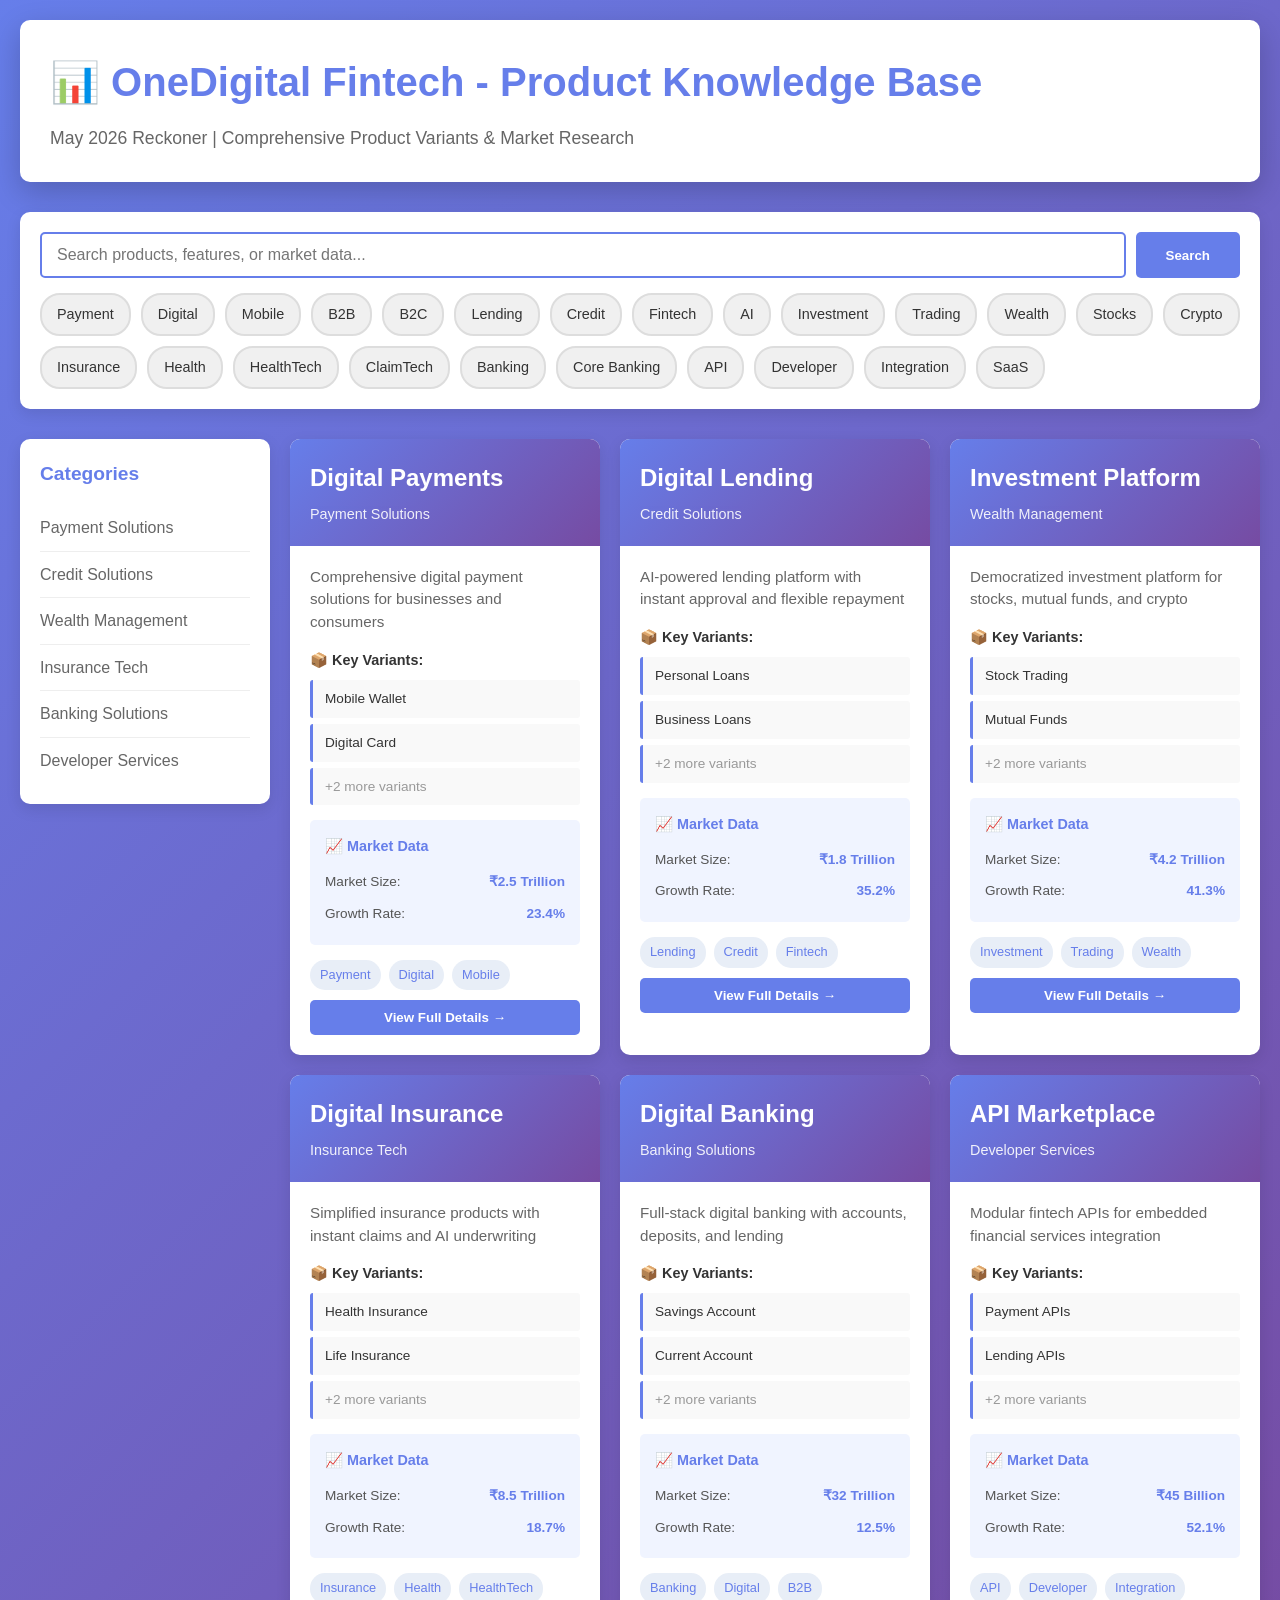
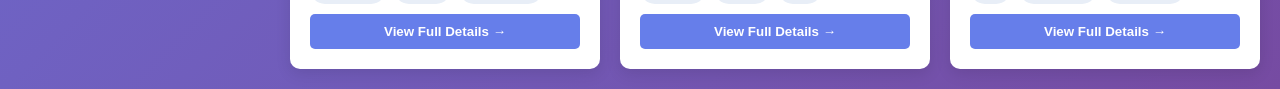
<file: product-knowledge-base.html>
<!DOCTYPE html>
<html lang="en">
<head>
    <meta charset="UTF-8">
    <meta name="viewport" content="width=device-width, initial-scale=1.0">
    <title>OneDigital Fintech - Product Knowledge Base</title>
    <style>
        * {
            margin: 0;
            padding: 0;
            box-sizing: border-box;
        }

        body {
            font-family: 'Segoe UI', Tahoma, Geneva, Verdana, sans-serif;
            line-height: 1.6;
            color: #333;
            background: linear-gradient(135deg, #667eea 0%, #764ba2 100%);
            min-height: 100vh;
        }

        .container {
            max-width: 1400px;
            margin: 0 auto;
            padding: 20px;
        }

        header {
            background: white;
            padding: 30px;
            border-radius: 10px;
            margin-bottom: 30px;
            box-shadow: 0 10px 30px rgba(0, 0, 0, 0.2);
        }

        header h1 {
            color: #667eea;
            margin-bottom: 10px;
            font-size: 2.5em;
        }

        header p {
            color: #666;
            font-size: 1.1em;
        }

        .search-section {
            background: white;
            padding: 20px;
            border-radius: 10px;
            margin-bottom: 30px;
            box-shadow: 0 5px 15px rgba(0, 0, 0, 0.1);
        }

        .search-box {
            display: flex;
            gap: 10px;
            margin-bottom: 15px;
        }

        .search-box input {
            flex: 1;
            padding: 12px 15px;
            border: 2px solid #667eea;
            border-radius: 5px;
            font-size: 1em;
            transition: border-color 0.3s;
        }

        .search-box input:focus {
            outline: none;
            border-color: #764ba2;
        }

        .search-box button {
            padding: 12px 30px;
            background: #667eea;
            color: white;
            border: none;
            border-radius: 5px;
            cursor: pointer;
            font-weight: bold;
            transition: background 0.3s;
        }

        .search-box button:hover {
            background: #764ba2;
        }

        .filter-tags {
            display: flex;
            flex-wrap: wrap;
            gap: 10px;
        }

        .filter-tag {
            padding: 8px 15px;
            background: #f0f0f0;
            border: 2px solid #ddd;
            border-radius: 20px;
            cursor: pointer;
            transition: all 0.3s;
            font-size: 0.9em;
        }

        .filter-tag:hover,
        .filter-tag.active {
            background: #667eea;
            color: white;
            border-color: #667eea;
        }

        .main-content {
            display: grid;
            grid-template-columns: 250px 1fr;
            gap: 20px;
        }

        .sidebar {
            background: white;
            padding: 20px;
            border-radius: 10px;
            height: fit-content;
            box-shadow: 0 5px 15px rgba(0, 0, 0, 0.1);
        }

        .sidebar h3 {
            color: #667eea;
            margin-bottom: 15px;
            font-size: 1.2em;
        }

        .sidebar ul {
            list-style: none;
        }

        .sidebar li {
            padding: 10px 0;
            border-bottom: 1px solid #eee;
        }

        .sidebar li:last-child {
            border-bottom: none;
        }

        .sidebar a {
            color: #666;
            text-decoration: none;
            transition: color 0.3s;
            display: block;
        }

        .sidebar a:hover,
        .sidebar a.active {
            color: #667eea;
            font-weight: bold;
        }

        .content-grid {
            display: grid;
            grid-template-columns: repeat(auto-fill, minmax(300px, 1fr));
            gap: 20px;
        }

        .product-card {
            background: white;
            border-radius: 10px;
            overflow: hidden;
            box-shadow: 0 5px 15px rgba(0, 0, 0, 0.1);
            transition: all 0.3s;
            cursor: pointer;
        }

        .product-card:hover {
            transform: translateY(-5px);
            box-shadow: 0 15px 30px rgba(0, 0, 0, 0.2);
        }

        .product-header {
            background: linear-gradient(135deg, #667eea 0%, #764ba2 100%);
            color: white;
            padding: 20px;
            min-height: 100px;
            display: flex;
            flex-direction: column;
            justify-content: center;
        }

        .product-header h2 {
            font-size: 1.5em;
            margin-bottom: 5px;
        }

        .product-category {
            font-size: 0.9em;
            opacity: 0.9;
            font-weight: 300;
        }

        .product-body {
            padding: 20px;
        }

        .product-description {
            color: #666;
            margin-bottom: 15px;
            font-size: 0.95em;
            line-height: 1.5;
        }

        .product-variants {
            margin-bottom: 15px;
        }

        .variant-label {
            font-weight: bold;
            color: #333;
            margin-bottom: 8px;
            font-size: 0.9em;
        }

        .variant-item {
            background: #f9f9f9;
            padding: 8px 12px;
            margin-bottom: 6px;
            border-left: 3px solid #667eea;
            border-radius: 3px;
            font-size: 0.85em;
        }

        .market-research {
            background: #f0f4ff;
            padding: 15px;
            border-radius: 5px;
            margin-bottom: 15px;
        }

        .market-research h4 {
            color: #667eea;
            margin-bottom: 8px;
            font-size: 0.9em;
        }

        .market-stat {
            display: flex;
            justify-content: space-between;
            padding: 5px 0;
            font-size: 0.85em;
            color: #555;
        }

        .stat-value {
            font-weight: bold;
            color: #667eea;
        }

        .tags {
            display: flex;
            flex-wrap: wrap;
            gap: 8px;
            margin-top: 15px;
        }

        .tag {
            background: #e8eef7;
            color: #667eea;
            padding: 5px 10px;
            border-radius: 15px;
            font-size: 0.8em;
            font-weight: 500;
        }

        .expand-btn {
            background: #667eea;
            color: white;
            border: none;
            padding: 10px 15px;
            border-radius: 5px;
            cursor: pointer;
            font-weight: bold;
            width: 100%;
            transition: background 0.3s;
            margin-top: 10px;
        }

        .expand-btn:hover {
            background: #764ba2;
        }

        .detail-view {
            background: white;
            padding: 30px;
            border-radius: 10px;
            margin-top: 20px;
            box-shadow: 0 5px 15px rgba(0, 0, 0, 0.1);
            display: none;
        }

        .detail-view.active {
            display: block;
        }

        .detail-view h2 {
            color: #667eea;
            margin-bottom: 20px;
            font-size: 2em;
        }

        .detail-section {
            margin-bottom: 30px;
        }

        .detail-section h3 {
            color: #764ba2;
            margin-bottom: 15px;
            font-size: 1.3em;
            border-bottom: 2px solid #667eea;
            padding-bottom: 10px;
        }

        .variants-table {
            width: 100%;
            border-collapse: collapse;
            margin-top: 15px;
        }

        .variants-table th,
        .variants-table td {
            padding: 12px;
            text-align: left;
            border-bottom: 1px solid #ddd;
        }

        .variants-table th {
            background: #f0f4ff;
            color: #667eea;
            font-weight: bold;
        }

        .variants-table tr:hover {
            background: #f9f9f9;
        }

        .market-chart {
            background: #f9f9f9;
            padding: 20px;
            border-radius: 8px;
            margin-top: 15px;
        }

        .chart-bar {
            display: flex;
            align-items: center;
            margin-bottom: 15px;
        }

        .chart-label {
            min-width: 150px;
            font-weight: bold;
            color: #333;
        }

        .chart-fill {
            flex: 1;
            height: 30px;
            background: linear-gradient(90deg, #667eea 0%, #764ba2 100%);
            border-radius: 5px;
            margin: 0 15px;
            position: relative;
            overflow: hidden;
        }

        .chart-value {
            position: absolute;
            right: 10px;
            top: 50%;
            transform: translateY(-50%);
            color: white;
            font-weight: bold;
            font-size: 0.9em;
        }

        .close-btn {
            background: #ff6b6b;
            color: white;
            border: none;
            padding: 10px 20px;
            border-radius: 5px;
            cursor: pointer;
            font-weight: bold;
            float: right;
            margin-bottom: 20px;
        }

        .close-btn:hover {
            background: #ee5a5a;
        }

        @media (max-width: 768px) {
            .main-content {
                grid-template-columns: 1fr;
            }

            .content-grid {
                grid-template-columns: 1fr;
            }

            header h1 {
                font-size: 1.8em;
            }

            .search-box {
                flex-direction: column;
            }
        }

        .loading {
            text-align: center;
            padding: 40px;
            color: white;
        }

        .no-results {
            background: white;
            padding: 40px;
            border-radius: 10px;
            text-align: center;
            color: #666;
        }
    </style>
</head>
<body>
    <div class="container">
        <header>
            <h1>📊 OneDigital Fintech - Product Knowledge Base</h1>
            <p>May 2026 Reckoner | Comprehensive Product Variants & Market Research</p>
        </header>

        <div class="search-section">
            <div class="search-box">
                <input type="text" id="searchInput" placeholder="Search products, features, or market data...">
                <button onclick="search()">Search</button>
            </div>
            <div class="filter-tags" id="filterTags"></div>
        </div>

        <div class="main-content">
            <div class="sidebar">
                <h3>Categories</h3>
                <ul id="categories"></ul>
            </div>

            <div>
                <div class="content-grid" id="productGrid"></div>
                <div class="detail-view" id="detailView"></div>
            </div>
        </div>
    </div>

    <script>
        // Product Knowledge Base Data
        const productsData = [
            {
                id: 1,
                name: "Digital Payments",
                category: "Payment Solutions",
                description: "Comprehensive digital payment solutions for businesses and consumers",
                variants: [
                    { name: "Mobile Wallet", features: "NFC, QR Code, In-app payments" },
                    { name: "Digital Card", features: "Virtual card, Tokenization, Real-time alerts" },
                    { name: "Payment Gateway", features: "Multi-channel, API integration, Settlement" },
                    { name: "P2P Transfer", features: "Instant transfer, Low fees, 24/7 availability" }
                ],
                marketResearch: {
                    marketSize: "₹2.5 Trillion",
                    growth: "23.4%",
                    penetration: "42% urban, 15% rural",
                    keyPlayers: "Google Pay, PhonePe, Paytm, WhatsApp Pay",
                    trends: ["Buy now pay later", "Cryptocurrency integration", "Voice payments"]
                },
                tags: ["Payment", "Digital", "Mobile", "B2B", "B2C"]
            },
            {
                id: 2,
                name: "Digital Lending",
                category: "Credit Solutions",
                description: "AI-powered lending platform with instant approval and flexible repayment",
                variants: [
                    { name: "Personal Loans", features: "Instant approval, Low interest, Flexible tenure" },
                    { name: "Business Loans", features: "Quick disbursal, Competitive rates, Minimal documentation" },
                    { name: "BNPL Services", features: "Zero interest EMI, Digital onboarding, Real-time eligibility" },
                    { name: "Credit Line", features: "Revolving credit, On-demand access, Dynamic limits" }
                ],
                marketResearch: {
                    marketSize: "₹1.8 Trillion",
                    growth: "35.2%",
                    penetration: "28% in metros, 8% in tier-2",
                    keyPlayers: "Bajaj Finserv, ICICI, Flipkart, Amazon",
                    trends: ["Alternative credit scoring", "Blockchain verification", "Instant settlements"]
                },
                tags: ["Lending", "Credit", "Fintech", "AI", "B2C"]
            },
            {
                id: 3,
                name: "Investment Platform",
                category: "Wealth Management",
                description: "Democratized investment platform for stocks, mutual funds, and crypto",
                variants: [
                    { name: "Stock Trading", features: "Real-time quotes, Zero brokerage, Advanced charting" },
                    { name: "Mutual Funds", features: "Direct plans, SIP automation, Low fees" },
                    { name: "Cryptocurrency", features: "Multi-asset trading, Secure wallet, Cold storage" },
                    { name: "Goal Planning", features: "AI advisor, Portfolio optimization, Risk assessment" }
                ],
                marketResearch: {
                    marketSize: "₹4.2 Trillion",
                    growth: "41.3%",
                    penetration: "35% retail, 22% institutional",
                    keyPlayers: "Zerodha, Upstox, Angel One, ICICI Direct",
                    trends: ["Robo-advisory adoption", "Fractional investing", "ESG focus"]
                },
                tags: ["Investment", "Trading", "Wealth", "Stocks", "Crypto"]
            },
            {
                id: 4,
                name: "Digital Insurance",
                category: "Insurance Tech",
                description: "Simplified insurance products with instant claims and AI underwriting",
                variants: [
                    { name: "Health Insurance", features: "Cashless claims, Telemedicine, Family plans" },
                    { name: "Life Insurance", features: "Quick underwriting, Digital KYC, Flexible tenure" },
                    { name: "General Insurance", features: "Fast claim settlement, IoT integration" },
                    { name: "Micro Insurance", features: "Affordable premiums, Coverage in minutes" }
                ],
                marketResearch: {
                    marketSize: "₹8.5 Trillion",
                    growth: "18.7%",
                    penetration: "3.5% health, 7.2% life",
                    keyPlayers: "ICICI Lombard, HDFC ERGO, Digit, Acko",
                    trends: ["AI underwriting", "Usage-based premiums", "Blockchain claims"]
                },
                tags: ["Insurance", "Health", "HealthTech", "AI", "ClaimTech"]
            },
            {
                id: 5,
                name: "Digital Banking",
                category: "Banking Solutions",
                description: "Full-stack digital banking with accounts, deposits, and lending",
                variants: [
                    { name: "Savings Account", features: "Zero balance, High interest, Instant KYC" },
                    { name: "Current Account", features: "Unlimited transactions, API integration, Payroll" },
                    { name: "Fixed Deposits", features: "Competitive rates, Flexible tenure, Auto-renewal" },
                    { name: "Credit Products", features: "Instant approval, Digital documentation" }
                ],
                marketResearch: {
                    marketSize: "₹32 Trillion",
                    growth: "12.5%",
                    penetration: "80% urban, 45% rural",
                    keyPlayers: "Kotak, ICICI, Axis, RBL, Airtel Payments",
                    trends: ["Open banking", "API-first architecture", "Embedded finance"]
                },
                tags: ["Banking", "Digital", "B2B", "B2C", "Core Banking"]
            },
            {
                id: 6,
                name: "API Marketplace",
                category: "Developer Services",
                description: "Modular fintech APIs for embedded financial services integration",
                variants: [
                    { name: "Payment APIs", features: "Settlement, Webhooks, Global support" },
                    { name: "Lending APIs", features: "Credit assessment, Underwriting, Compliance" },
                    { name: "KYC APIs", features: "Document verification, Biometric, Liveness" },
                    { name: "Reporting APIs", features: "Real-time dashboards, Analytics, Export" }
                ],
                marketResearch: {
                    marketSize: "₹45 Billion",
                    growth: "52.1%",
                    penetration: "15% B2B SaaS adoption",
                    keyPlayers: "Razorpay, BharatPe, Cashfree, PayU",
                    trends: ["Composable architecture", "Low-code platforms", "Real-time APIs"]
                },
                tags: ["API", "Developer", "Integration", "B2B", "SaaS"]
            }
        ];

        // Initialize page
        function init() {
            renderCategories();
            renderProducts(productsData);
            renderFilterTags();
        }

        function renderCategories() {
            const categories = [...new Set(productsData.map(p => p.category))];
            const categoriesList = document.getElementById('categories');
            
            categoriesList.innerHTML = categories.map(cat => 
                `<li><a href="#" onclick="filterByCategory(event, '${cat}')">${cat}</a></li>`
            ).join('');
        }

        function renderFilterTags() {
            const allTags = [...new Set(productsData.flatMap(p => p.tags))];
            const filterTags = document.getElementById('filterTags');
            
            filterTags.innerHTML = allTags.map(tag => 
                `<div class="filter-tag" onclick="filterByTag(event, '${tag}')">${tag}</div>`
            ).join('');
        }

        function renderProducts(products) {
            const grid = document.getElementById('productGrid');
            
            if (products.length === 0) {
                grid.innerHTML = '<div class="no-results">No products found</div>';
                return;
            }

            grid.innerHTML = products.map(product => `
                <div class="product-card">
                    <div class="product-header">
                        <h2>${product.name}</h2>
                        <div class="product-category">${product.category}</div>
                    </div>
                    <div class="product-body">
                        <div class="product-description">${product.description}</div>
                        
                        <div class="product-variants">
                            <div class="variant-label">📦 Key Variants:</div>
                            ${product.variants.slice(0, 2).map(v => 
                                `<div class="variant-item">${v.name}</div>`
                            ).join('')}
                            ${product.variants.length > 2 ? 
                                `<div class="variant-item" style="color: #999;">+${product.variants.length - 2} more variants</div>` 
                                : ''
                            }
                        </div>

                        <div class="market-research">
                            <h4>📈 Market Data</h4>
                            <div class="market-stat">
                                <span>Market Size:</span>
                                <span class="stat-value">${product.marketResearch.marketSize}</span>
                            </div>
                            <div class="market-stat">
                                <span>Growth Rate:</span>
                                <span class="stat-value">${product.marketResearch.growth}</span>
                            </div>
                        </div>

                        <div class="tags">
                            ${product.tags.slice(0, 3).map(tag => 
                                `<span class="tag">${tag}</span>`
                            ).join('')}
                        </div>

                        <button class="expand-btn" onclick="showDetails(${product.id})">View Full Details →</button>
                    </div>
                </div>
            `).join('');
        }

        function showDetails(productId) {
            const product = productsData.find(p => p.id === productId);
            if (!product) return;

            const detailView = document.getElementById('detailView');
            
            detailView.innerHTML = `
                <button class="close-btn" onclick="closeDetails()">✕ Close</button>
                
                <h2>${product.name}</h2>
                
                <div class="detail-section">
                    <h3>📝 Overview</h3>
                    <p>${product.description}</p>
                </div>

                <div class="detail-section">
                    <h3>📦 Product Variants</h3>
                    <table class="variants-table">
                        <thead>
                            <tr>
                                <th>Variant Name</th>
                                <th>Key Features</th>
                            </tr>
                        </thead>
                        <tbody>
                            ${product.variants.map(variant => `
                                <tr>
                                    <td><strong>${variant.name}</strong></td>
                                    <td>${variant.features}</td>
                                </tr>
                            `).join('')}
                        </tbody>
                    </table>
                </div>

                <div class="detail-section">
                    <h3>📊 Market Research & Analysis</h3>
                    
                    <div style="display: grid; grid-template-columns: 1fr 1fr; gap: 20px; margin-top: 15px;">
                        <div>
                            <strong>Market Metrics:</strong>
                            <div class="market-chart">
                                <div class="chart-bar">
                                    <div class="chart-label">Market Size</div>
                                    <div class="chart-fill">
                                        <div class="chart-value">${product.marketResearch.marketSize}</div>
                                    </div>
                                </div>
                            </div>
                        </div>
                        <div>
                            <strong>Growth Trajectory:</strong>
                            <div class="market-chart">
                                <div class="chart-bar">
                                    <div class="chart-label">YoY Growth</div>
                                    <div class="chart-fill" style="width: ${Math.min(product.marketResearch.growth.replace('%', ''), 100)}%;">
                                        <div class="chart-value">${product.marketResearch.growth}</div>
                                    </div>
                                </div>
                            </div>
                        </div>
                    </div>

                    <div style="margin-top: 20px;">
                        <strong>Market Penetration:</strong>
                        <p style="margin-top: 10px; padding: 10px; background: #f9f9f9; border-radius: 5px;">
                            ${product.marketResearch.penetration}
                        </p>
                    </div>

                    <div style="margin-top: 20px;">
                        <strong>Key Players:</strong>
                        <p style="margin-top: 10px; padding: 10px; background: #f9f9f9; border-radius: 5px;">
                            ${product.marketResearch.keyPlayers}
                        </p>
                    </div>

                    <div style="margin-top: 20px;">
                        <strong>🔮 Market Trends:</strong>
                        <ul style="margin-left: 20px; margin-top: 10px;">
                            ${product.marketResearch.trends.map(trend => 
                                `<li style="margin-bottom: 8px;">${trend}</li>`
                            ).join('')}
                        </ul>
                    </div>
                </div>

                <div class="detail-section">
                    <h3>🏷️ Tags & Categories</h3>
                    <div class="tags" style="gap: 12px;">
                        ${product.tags.map(tag => 
                            `<span class="tag">${tag}</span>`
                        ).join('')}
                    </div>
                </div>
            `;

            detailView.classList.add('active');
            document.getElementById('productGrid').style.display = 'none';
            window.scrollTo({ top: 0, behavior: 'smooth' });
        }

        function closeDetails() {
            const detailView = document.getElementById('detailView');
            detailView.classList.remove('active');
            document.getElementById('productGrid').style.display = 'grid';
        }

        function search() {
            const query = document.getElementById('searchInput').value.toLowerCase();
            
            if (!query) {
                renderProducts(productsData);
                return;
            }

            const filtered = productsData.filter(product => 
                product.name.toLowerCase().includes(query) ||
                product.description.toLowerCase().includes(query) ||
                product.tags.some(tag => tag.toLowerCase().includes(query)) ||
                product.variants.some(v => v.name.toLowerCase().includes(query))
            );

            renderProducts(filtered);
        }

        function filterByCategory(event, category) {
            event.preventDefault();
            const filtered = productsData.filter(p => p.category === category);
            renderProducts(filtered);
            closeDetails();
        }

        function filterByTag(event, tag) {
            event.target.classList.toggle('active');
            const activeTags = Array.from(document.querySelectorAll('.filter-tag.active'))
                .map(tag => tag.textContent);
            
            if (activeTags.length === 0) {
                renderProducts(productsData);
            } else {
                const filtered = productsData.filter(p => 
                    activeTags.some(tag => p.tags.includes(tag))
                );
                renderProducts(filtered);
            }
            closeDetails();
        }

        // Search on Enter
        document.addEventListener('DOMContentLoaded', () => {
            document.getElementById('searchInput').addEventListener('keypress', (e) => {
                if (e.key === 'Enter') search();
            });
        });

        // Initialize on load
        window.addEventListener('load', init);
    </script>
</body>
</html>
</file>
